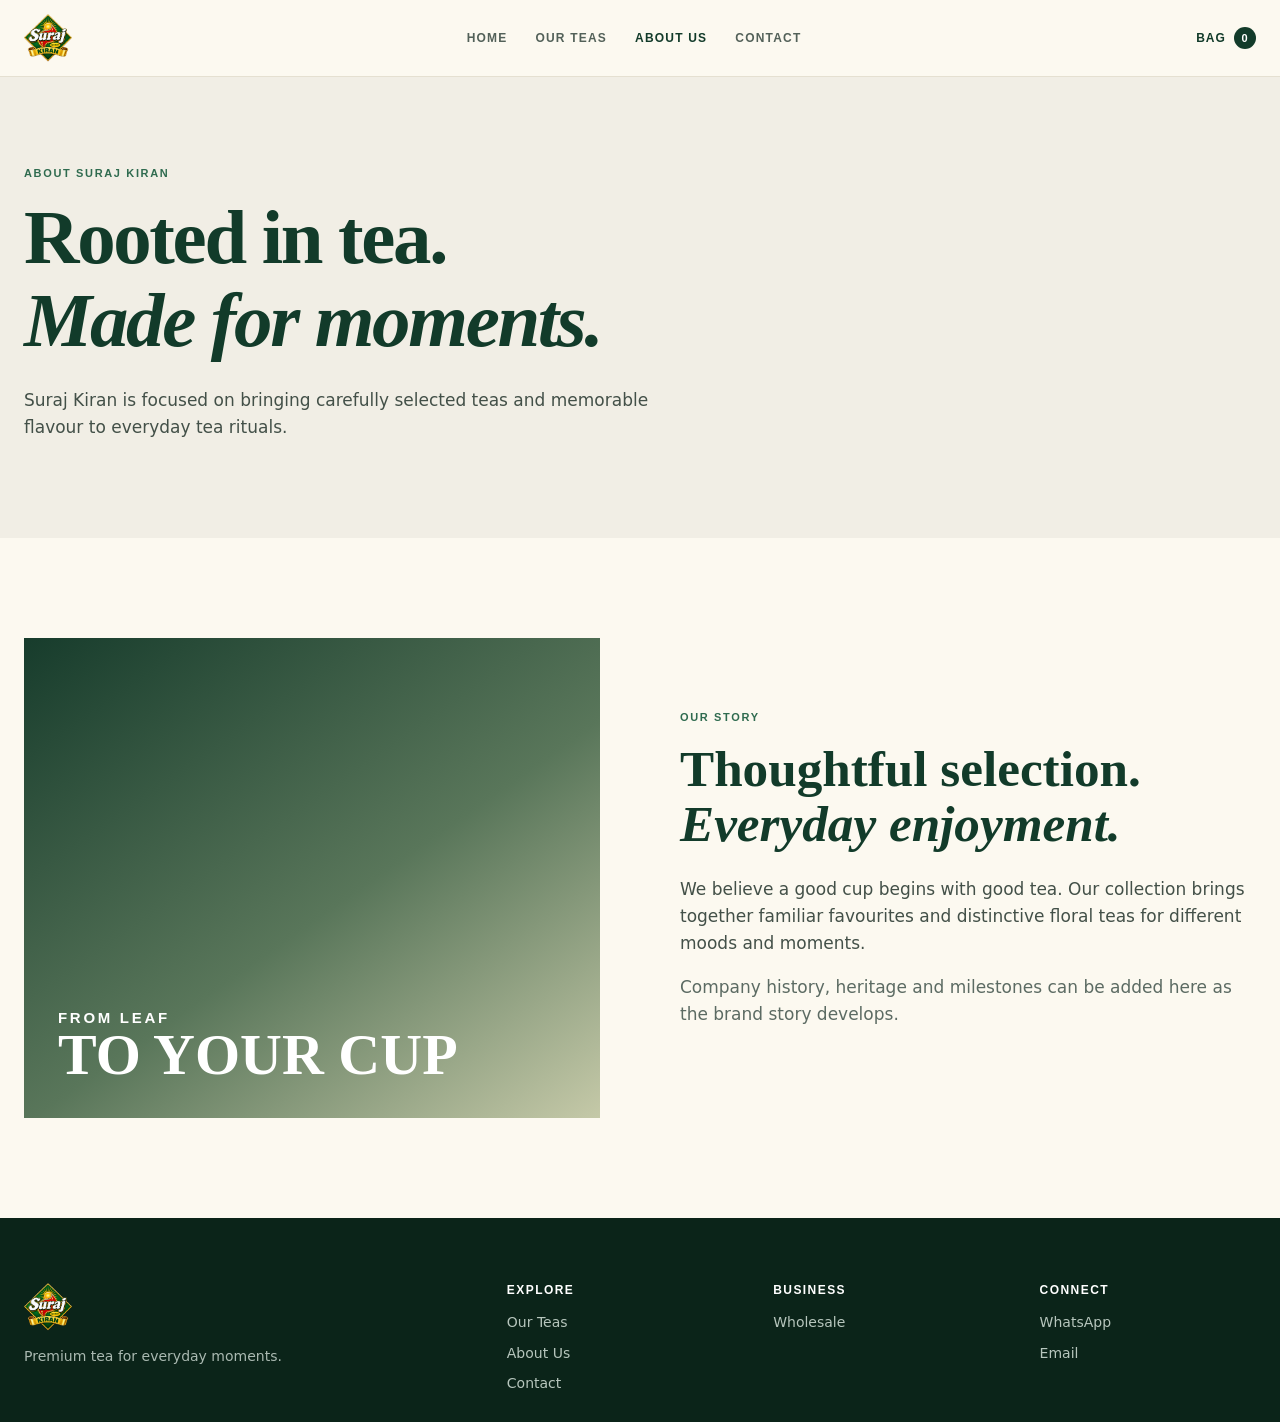
<file: about.html>
<!doctype html>
<html lang="en"><head><meta charset="utf-8"><meta name="viewport" content="width=device-width,initial-scale=1">
<title>About Us | Suraj Kiran</title><link rel="stylesheet" href="styles.css"></head>
<body data-page="about"><header class="site-header"><div class="container nav"><button class="icon-btn mobile-only" id="menuBtn">☰</button><a class="brand" href="index.html"><img src="Logo.png" alt="Suraj Kiran"></a><nav id="mainNav"><a href="index.html">Home</a><a href="products.html">Our Teas</a><a class="active" href="about.html">About Us</a><a href="contact.html">Contact</a></nav><div class="nav-actions"><a class="cart-link" href="cart.html">Bag <span id="cartCount">0</span></a></div></div></header>
<main><section class="page-hero"><div class="container"><span class="eyebrow">ABOUT SURAJ KIRAN</span><h1>Rooted in tea.<br><em>Made for moments.</em></h1><p>Suraj Kiran is focused on bringing carefully selected teas and memorable flavour to everyday tea rituals.</p></div></section>
<section class="section"><div class="container split"><div class="art-panel plantation"><span>FROM LEAF</span><strong>TO YOUR CUP</strong></div><div><span class="eyebrow">OUR STORY</span><h2>Thoughtful selection.<br><em>Everyday enjoyment.</em></h2><p>We believe a good cup begins with good tea. Our collection brings together familiar favourites and distinctive floral teas for different moods and moments.</p><p class="muted">Company history, heritage and milestones can be added here as the brand story develops.</p></div></div></section></main>
<footer class="footer"><div class="container footer-grid"><div><a class="brand brand-light" href="index.html"><img src="Logo.png" alt="Suraj Kiran"></a><p>Premium tea for everyday moments.</p></div><div><h4>Explore</h4><a href="products.html">Our Teas</a><a href="about.html">About Us</a><a href="contact.html">Contact</a></div><div><h4>Business</h4><a href="contact.html">Wholesale</a></div><div><h4>Connect</h4><a href="https://wa.me/919942995694">WhatsApp</a><a href="mailto:info@surajkiran.in">Email</a></div></div></footer><script src="app.js"></script></body></html>
</file>
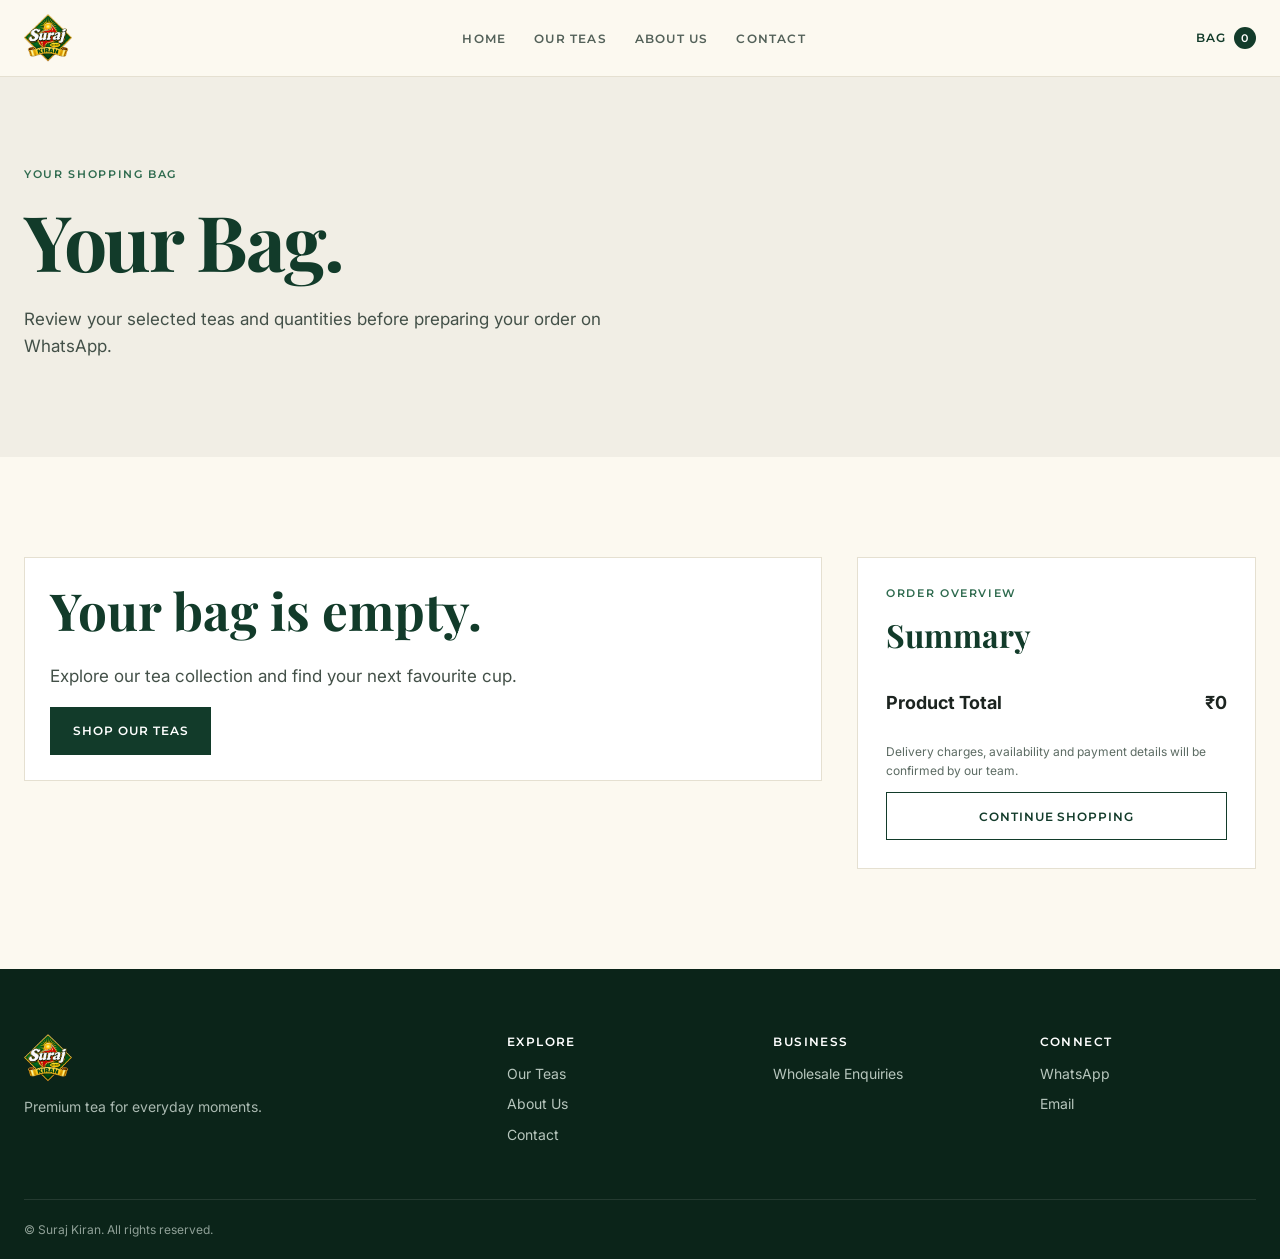
<file: cart.html>
<!doctype html>
<html lang="en">
<head>
  <meta charset="utf-8">
  <meta name="viewport" content="width=device-width, initial-scale=1">

  <title>Shopping Bag | Suraj Kiran</title>

  <link rel="preconnect" href="https://fonts.googleapis.com">
  <link rel="preconnect" href="https://fonts.gstatic.com" crossorigin>

  <link href="https://fonts.googleapis.com/css2?family=Inter:wght@400;500;600&family=Montserrat:wght@500;600;700&family=Playfair+Display:ital,wght@0,600;0,700;1,700&display=swap" rel="stylesheet">

  <link rel="stylesheet" href="styles.css">
</head>

<body data-page="cart">

  <header class="site-header">
    <div class="container nav">

      <button
        class="icon-btn mobile-only"
        id="menuBtn"
        type="button"
        aria-label="Open navigation menu"
        aria-expanded="false"
      >☰</button>

      <a class="brand" href="index.html">
        <img src="Logo.png" alt="Suraj Kiran">
      </a>

      <nav id="mainNav">
        <a href="index.html">Home</a>
        <a href="products.html">Our Teas</a>
        <a href="about.html">About Us</a>
        <a href="contact.html">Contact</a>
      </nav>

      <div class="nav-actions">
        <a class="cart-link" href="cart.html">
          Bag <span id="cartCount">0</span>
        </a>
      </div>

    </div>
  </header>

  <main>

    <section class="page-hero">
      <div class="container">

        <span class="eyebrow">YOUR SHOPPING BAG</span>

        <h1>Your Bag.</h1>

        <p>
          Review your selected teas and quantities before
          preparing your order on WhatsApp.
        </p>

      </div>
    </section>

    <section class="section">
      <div class="container cart-layout">

        <!-- Cart items are displayed here by app.js -->
        <div id="cartItems"></div>

        <!-- Order summary -->
        <aside class="summary">

          <span class="eyebrow">ORDER OVERVIEW</span>

          <h2>Summary</h2>

          <div class="sum-row total">
            <strong>Product Total</strong>
            <strong id="cartTotal">₹0</strong>
          </div>

          <p class="small muted">
            Delivery charges, availability and payment
            details will be confirmed by our team.
          </p>

          <a class="btn btn-ghost full" href="products.html">
            Continue Shopping
          </a>

        </aside>

        <!--
          WhatsApp checkout form will be inserted
          automatically by app.js when the bag
          contains products.
        -->

      </div>
    </section>

  </main>

  <footer class="footer">
    <div class="container footer-grid">

      <div>
        <a class="brand brand-light" href="index.html">
          <img src="Logo.png" alt="Suraj Kiran">
        </a>

        <p>Premium tea for everyday moments.</p>
      </div>

      <div>
        <h4>Explore</h4>
        <a href="products.html">Our Teas</a>
        <a href="about.html">About Us</a>
        <a href="contact.html">Contact</a>
      </div>

      <div>
        <h4>Business</h4>
        <a href="contact.html">Wholesale Enquiries</a>
      </div>

      <div>
        <h4>Connect</h4>
        <a href="https://wa.me/919942995694">
          WhatsApp
        </a>
        <a href="mailto:info@surajkiran.in">
          Email
        </a>
      </div>

    </div>

    <div class="container footer-bottom">
      © Suraj Kiran. All rights reserved.
    </div>
  </footer>

  <script src="app.js"></script>

</body>
</html>
</file>
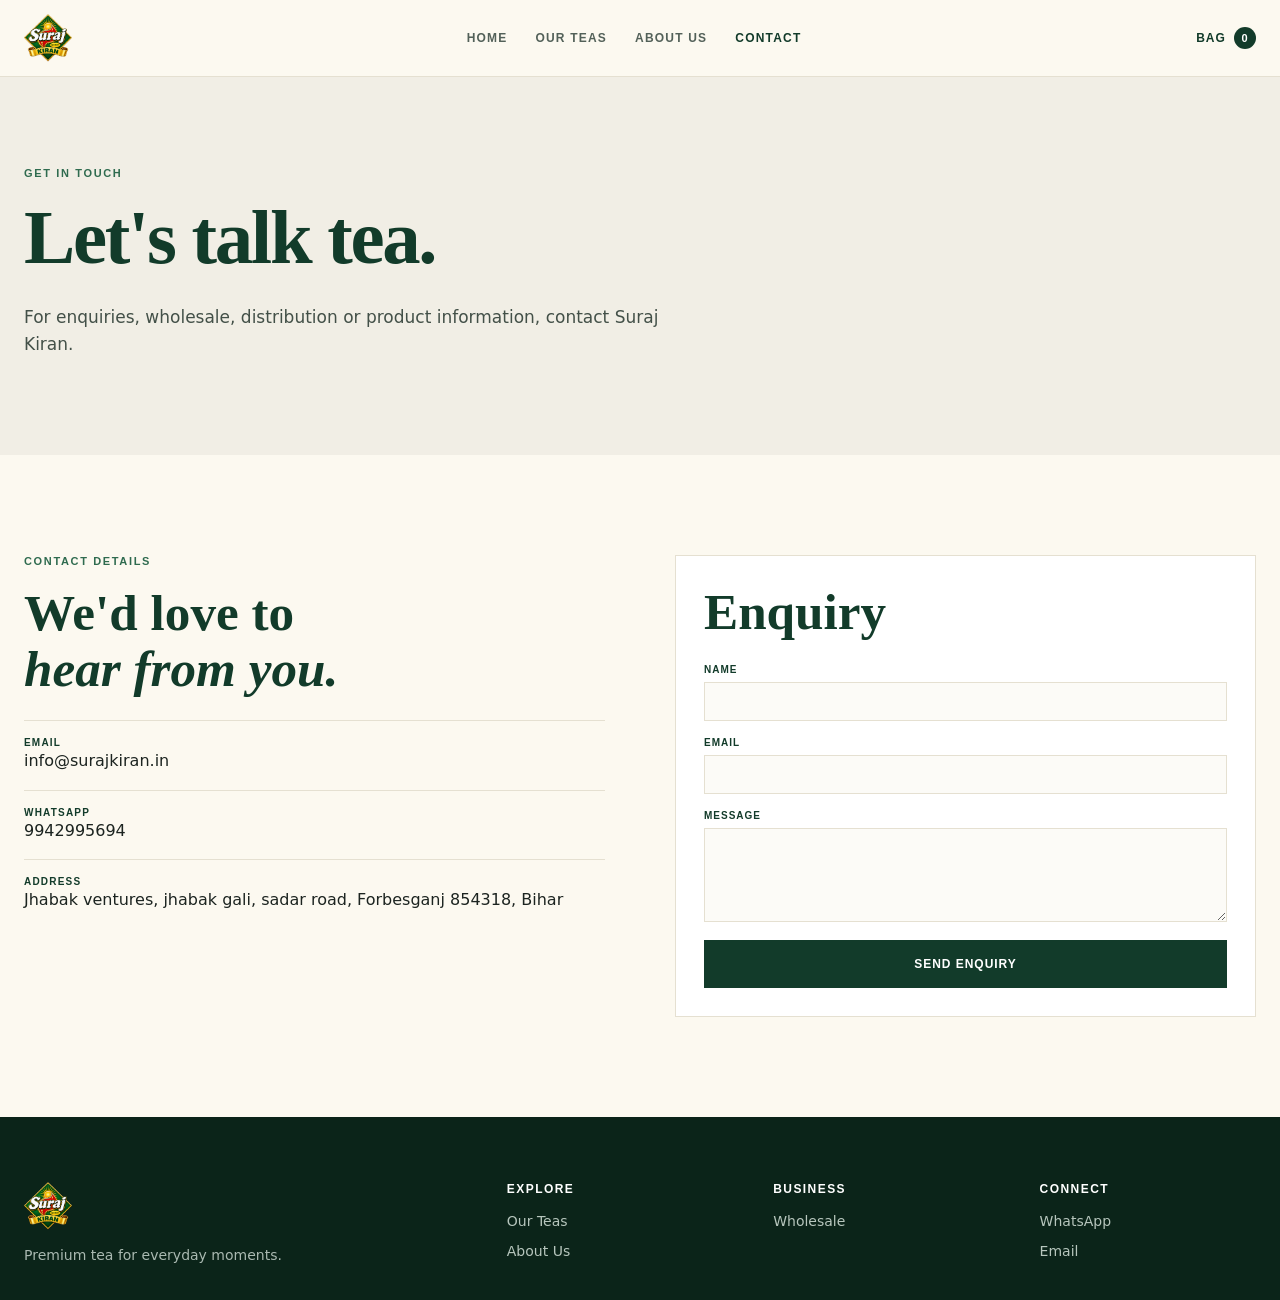
<file: contact.html>
<!doctype html>
<html lang="en"><head><meta charset="utf-8"><meta name="viewport" content="width=device-width,initial-scale=1">
<title>Contact | Suraj Kiran</title><link rel="stylesheet" href="styles.css"></head>
<body data-page="contact"><header class="site-header"><div class="container nav"><button class="icon-btn mobile-only" id="menuBtn">☰</button><a class="brand" href="index.html"><img src="Logo.png" alt="Suraj Kiran"></a><nav id="mainNav"><a href="index.html">Home</a><a href="products.html">Our Teas</a><a href="about.html">About Us</a><a class="active" href="contact.html">Contact</a></nav><div class="nav-actions"><a class="cart-link" href="cart.html">Bag <span id="cartCount">0</span></a></div></div></header>
<main><section class="page-hero"><div class="container"><span class="eyebrow">GET IN TOUCH</span><h1>Let's talk tea.</h1><p>For enquiries, wholesale, distribution or product information, contact Suraj Kiran.</p></div></section>
<section class="section"><div class="container contact-grid"><div><span class="eyebrow">CONTACT DETAILS</span><h2>We'd love to<br><em>hear from you.</em></h2><div class="contact-list">
<div><strong>Email</strong><a href="mailto:info@surajkiran.in">info@surajkiran.in</a></div>
<div><strong>WhatsApp</strong><a href="https://wa.me/919942995694">9942995694</a></div>
<div><strong>Address</strong><span>Jhabak ventures, jhabak gali, sadar road, Forbesganj 854318, Bihar</span></div>
</div></div>
<div class="form-card"><h2>Enquiry</h2><form action="mailto:info@surajkiran.in" method="post" enctype="text/plain"><label>Name<input name="name" required></label><label>Email<input type="email" name="email" required></label><label>Message<textarea name="message" rows="6" required></textarea></label><button class="btn btn-primary full" type="submit">Send Enquiry</button></form></div></div></section></main>
<footer class="footer"><div class="container footer-grid"><div><a class="brand brand-light" href="index.html"><img src="Logo.png" alt="Suraj Kiran"></a><p>Premium tea for everyday moments.</p></div><div><h4>Explore</h4><a href="products.html">Our Teas</a><a href="about.html">About Us</a></div><div><h4>Business</h4><a href="contact.html">Wholesale</a></div><div><h4>Connect</h4><a href="https://wa.me/919942995694">WhatsApp</a><a href="mailto:info@surajkiran.in">Email</a></div></div></footer><script src="app.js"></script></body></html>
</file>
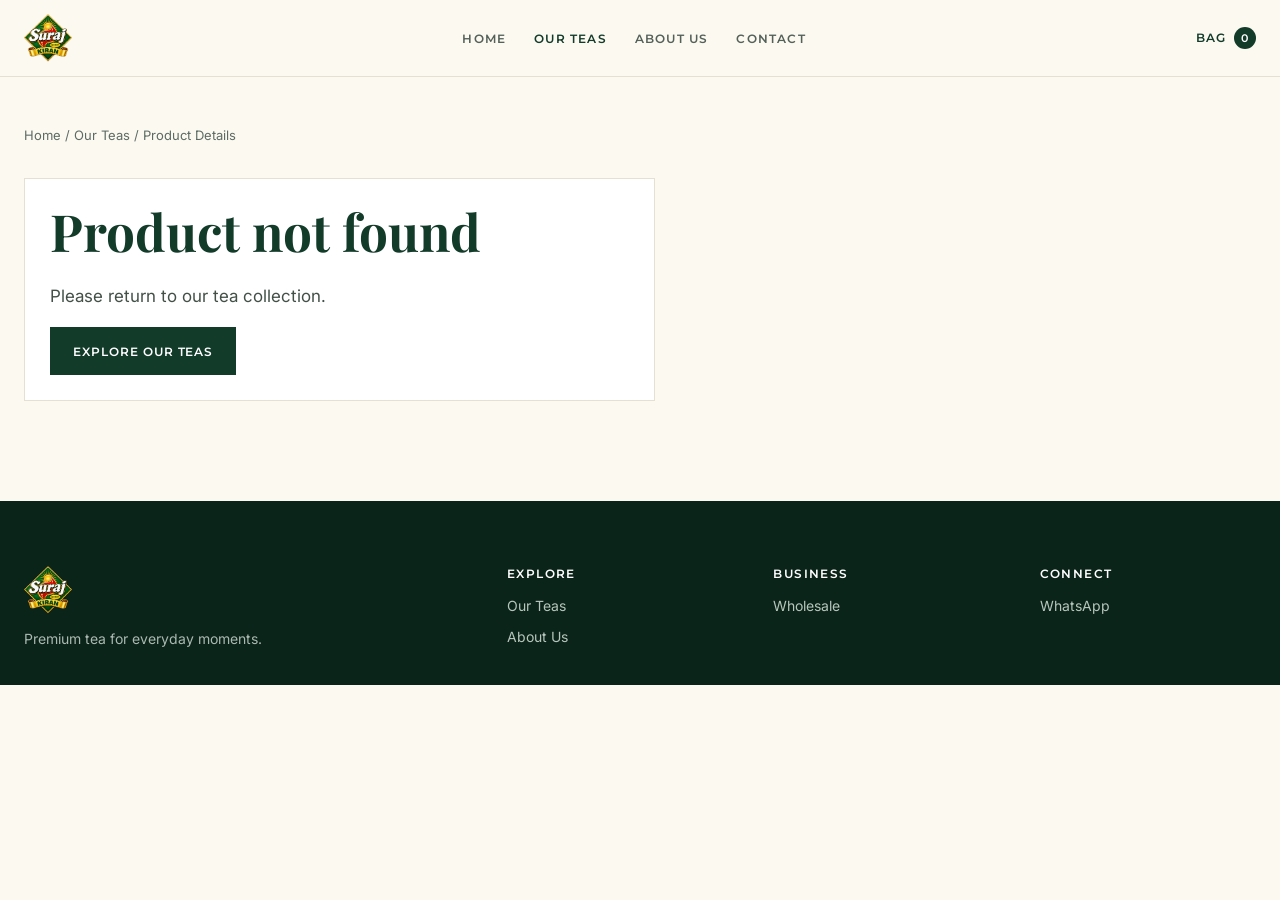
<file: product.html>
<!doctype html>
<html lang="en">
<head>
  <meta charset="utf-8">
  <meta name="viewport" content="width=device-width, initial-scale=1">

  <title>Product Details | Suraj Kiran</title>

  <link rel="preconnect" href="https://fonts.googleapis.com">
  <link rel="preconnect" href="https://fonts.gstatic.com" crossorigin>

  <link href="https://fonts.googleapis.com/css2?family=Inter:wght@400;500;600&family=Montserrat:wght@500;600;700&family=Playfair+Display:ital,wght@0,600;0,700;1,700&display=swap" rel="stylesheet">

  <link rel="stylesheet" href="styles.css">
</head>

<body data-page="product">

  <header class="site-header">
    <div class="container nav">

      <button
        class="icon-btn mobile-only"
        id="menuBtn"
        aria-label="Open menu"
      >☰</button>

      <a class="brand" href="index.html">
        <img src="Logo.png" alt="Suraj Kiran">
      </a>

      <nav id="mainNav">
        <a href="index.html">Home</a>
        <a class="active" href="products.html">Our Teas</a>
        <a href="about.html">About Us</a>
        <a href="contact.html">Contact</a>
      </nav>

      <div class="nav-actions">
        <a class="cart-link" href="cart.html">
          Bag <span id="cartCount">0</span>
        </a>
      </div>

    </div>
  </header>

  <main class="detail-section">
    <div class="container">

      <div class="breadcrumbs">
        <a href="index.html">Home</a>
        /
        <a href="products.html">Our Teas</a>
        /
        Product Details
      </div>

      <div
        class="product-detail-grid"
        id="productDetails"
      ></div>

    </div>
  </main>

  <footer class="footer">
    <div class="container footer-grid">

      <div>
        <a class="brand brand-light" href="index.html">
          <img src="Logo.png" alt="Suraj Kiran">
        </a>
        <p>Premium tea for everyday moments.</p>
      </div>

      <div>
        <h4>Explore</h4>
        <a href="products.html">Our Teas</a>
        <a href="about.html">About Us</a>
      </div>

      <div>
        <h4>Business</h4>
        <a href="contact.html">Wholesale</a>
      </div>

      <div>
        <h4>Connect</h4>
        <a href="https://wa.me/919942995694">
          WhatsApp
        </a>
      </div>

    </div>
  </footer>

<script src="app.js?v=3"></script>
</body>
</html>
</file>
<file: styles.css>
/* SURAJ KIRAN — COMPLETE STYLESHEET */

:root {
  --green: #123b2a;
  --green2: #2f6b4f;
  --cream: #fcf9f0;
  --gold: #c8a44d;
  --ink: #1c2420;
  --muted: #5c6b63;
  --line: #e5e0d1;
  --white: #fff;
  --max: 1280px;
}

* { box-sizing: border-box; }

html { scroll-behavior: smooth; }

body {
  margin: 0;
  background: var(--cream);
  color: var(--ink);
  font-family: Inter, system-ui, sans-serif;
  line-height: 1.6;
}

a { color: inherit; text-decoration: none; }
button, input, textarea, select { font: inherit; }
button { cursor: pointer; }
img { max-width: 100%; }

.container {
  width: min(var(--max), calc(100% - 48px));
  margin: auto;
}

/* HEADER */

.site-header {
  position: sticky;
  top: 0;
  z-index: 20;
  background: rgba(252,249,240,.96);
  backdrop-filter: blur(12px);
  border-bottom: 1px solid var(--line);
}

.nav {
  height: 76px;
  display: flex;
  align-items: center;
  gap: 36px;
}

.brand {
  font: italic 700 28px "Playfair Display", serif;
  color: var(--green);
  white-space: nowrap;
}

.brand img {
  height: 48px;
  width: auto;
  display: block;
}

.nav nav {
  display: flex;
  gap: 28px;
  margin: auto;
}

.nav nav a {
  font: 600 12px Montserrat, sans-serif;
  letter-spacing: .1em;
  text-transform: uppercase;
  color: #536159;
}

.nav nav a.active,
.nav nav a:hover { color: var(--green); }

.nav-actions {
  display: flex;
  align-items: center;
  gap: 16px;
}

.icon-btn {
  border: 0;
  background: transparent;
  color: var(--green);
  font-size: 24px;
}

.cart-link {
  font: 600 12px Montserrat, sans-serif;
  letter-spacing: .08em;
  text-transform: uppercase;
  color: var(--green);
}

.cart-link span {
  display: inline-grid;
  place-items: center;
  background: var(--green);
  color: white;
  border-radius: 50%;
  min-width: 22px;
  height: 22px;
  margin-left: 4px;
  font-size: 11px;
}

.mobile-only { display: none; }

/* TYPOGRAPHY AND BUTTONS */

.eyebrow {
  display: block;
  font: 600 11px Montserrat, sans-serif;
  letter-spacing: .15em;
  color: var(--green2);
  margin-bottom: 18px;
}

.gold { color: var(--gold); }

h1, h2 {
  font-family: "Playfair Display", serif;
  line-height: 1.08;
  color: var(--green);
  margin: 0 0 24px;
}

h1 {
  font-size: clamp(46px, 6vw, 82px);
  letter-spacing: -.03em;
}

h2 { font-size: clamp(34px, 4vw, 54px); }

h1 em, h2 em { font-weight: 600; }

p {
  font-size: 17px;
  color: #435048;
  max-width: 650px;
}

.actions {
  display: flex;
  gap: 12px;
  flex-wrap: wrap;
  margin-top: 30px;
}

.btn {
  display: inline-flex;
  justify-content: center;
  align-items: center;
  border: 1px solid transparent;
  padding: 14px 22px;
  min-height: 48px;
  font: 600 12px Montserrat, sans-serif;
  letter-spacing: .08em;
  text-transform: uppercase;
  text-align: center;
}

.btn-primary {
  background: var(--green);
  color: white;
}

.btn-primary:hover { background: #0b2d20; }

.btn-ghost {
  border-color: var(--green);
  color: var(--green);
  background: transparent;
}

.btn-light {
  background: white;
  color: var(--green);
}

.full { width: 100%; }

/* HOMEPAGE */

.hero {
  padding: 84px 0 110px;
  background: var(--cream);
}

.hero-grid {
  display: grid;
  grid-template-columns: 1fr 1fr;
  align-items: center;
  gap: 80px;
}

.hero-copy p { font-size: 19px; }

.hero-art {
  min-height: 500px;
  position: relative;
  background: #e9e2d1;
  overflow: hidden;
  display: grid;
  place-items: center;
}

.hero-photo { background: #e9e2d1; }

.hero-cup-image {
  width: 100%;
  height: 100%;
  object-fit: cover;
  display: block;
}

.hero-card {
  position: absolute;
  right: 28px;
  bottom: 28px;
  background: white;
  padding: 16px 18px;
  z-index: 4;
  border: 1px solid var(--line);
  display: flex;
  flex-direction: column;
}

.hero-card span {
  font: 600 10px Montserrat, sans-serif;
  letter-spacing: .13em;
  color: var(--gold);
}

.hero-card strong {
  font: 600 14px "Playfair Display", serif;
  color: var(--green);
}

.section { padding: 100px 0; }
.cream { background: #f6f3ea; }

.split {
  display: grid;
  grid-template-columns: 1fr 1fr;
  gap: 80px;
  align-items: center;
}

.art-panel {
  min-height: 480px;
  background: linear-gradient(145deg,#173c2c,#59765a 55%,#c5c9a8);
  color: white;
  display: flex;
  flex-direction: column;
  justify-content: end;
  padding: 34px;
  position: relative;
  overflow: hidden;
}

.art-panel span {
  font: 600 15px Montserrat, sans-serif;
  letter-spacing: .18em;
}

.art-panel strong {
  font: 700 58px "Playfair Display", serif;
  line-height: 1;
}

.section-head {
  display: flex;
  justify-content: space-between;
  align-items: end;
  margin-bottom: 40px;
}

.text-link {
  font: 600 12px Montserrat, sans-serif;
  color: var(--green);
  letter-spacing: .08em;
  text-transform: uppercase;
  border-bottom: 1px solid var(--gold);
  padding-bottom: 4px;
}

.feature-grid {
  display: grid;
  grid-template-columns: repeat(4,1fr);
  border-top: 1px solid var(--line);
}

.feature-grid article {
  padding: 30px 24px 15px 0;
  border-right: 1px solid var(--line);
  margin-right: 24px;
}

.feature-grid article:last-child { border: 0; }

.feature-no {
  color: var(--gold);
  font: 600 11px Montserrat, sans-serif;
}

.feature-grid h3 {
  font: 600 21px "Playfair Display", serif;
  color: var(--green);
  margin: 25px 0 10px;
}

.feature-grid p { font-size: 14px; }

/* PRODUCT COLLECTION */

.product-grid {
  display: grid;
  grid-template-columns: repeat(3, minmax(0,1fr));
  gap: 28px;
}

.product-card {
  background: white;
  border: 1px solid var(--line);
  position: relative;
  overflow: hidden;
  transition: transform .2s, box-shadow .2s;
}

.product-card:hover {
  transform: translateY(-5px);
  box-shadow: 0 16px 38px #123b2a18;
}

.product-media {
  height: 370px;
  background: linear-gradient(145deg,#eee8da,#faf8f2);
  position: relative;
  overflow: hidden;
}

.product-body { padding: 24px; }

.product-cat {
  font: 600 10px Montserrat, sans-serif;
  letter-spacing: .12em;
  color: var(--green2);
}

.product-name {
  font: 600 26px "Playfair Display", serif;
  color: var(--green);
  margin: 6px 0;
}

.product-name a:hover { color: var(--green2); }

.product-desc {
  font-size: 14px;
  margin: 0 0 16px;
}

.product-meta {
  display: flex;
  justify-content: space-between;
  align-items: center;
  gap: 12px;
  flex-wrap: wrap;
}

.price {
  font: 600 14px Montserrat, sans-serif;
  color: var(--green);
}

.quick-add {
  position: absolute;
  right: 14px;
  bottom: 14px;
  width: 44px;
  height: 44px;
  border-radius: 50%;
  border: 0;
  background: var(--green);
  color: white;
  font-size: 24px;
  z-index: 3;
}

.quick-add:hover { background: var(--green2); }

/* SWIPEABLE IMAGE GALLERIES */

.sk-gallery {
  position: relative;
  width: 100%;
  height: 100%;
  overflow: hidden;
  background: linear-gradient(145deg,#eee8da,#faf8f2);
}

.product-slider {
  display: flex;
  width: 100%;
  height: 100%;
  overflow-x: auto;
  overflow-y: hidden;
  scroll-snap-type: x mandatory;
  scrollbar-width: none;
  -webkit-overflow-scrolling: touch;
  overscroll-behavior-x: contain;
}

.product-slider::-webkit-scrollbar { display: none; }

.product-slider img {
  flex: 0 0 100%;
  width: 100%;
  height: 100%;
  object-fit: contain;
  padding: 22px;
  scroll-snap-align: start;
  user-select: none;
}

.gallery-arrow {
  position: absolute;
  top: 50%;
  transform: translateY(-50%);
  z-index: 2;
  width: 42px;
  height: 42px;
  border: 1px solid var(--line);
  border-radius: 50%;
  background: rgba(255,255,255,.95);
  color: var(--green);
  font-size: 22px;
  display: grid;
  place-items: center;
  box-shadow: 0 3px 12px #00000012;
}

.gallery-prev { left: 12px; }
.gallery-next { right: 12px; }

.gallery-arrow:hover {
  background: var(--green);
  color: white;
}

.gallery-dots {
  position: absolute;
  bottom: 13px;
  left: 50%;
  transform: translateX(-50%);
  display: flex;
  gap: 8px;
  z-index: 2;
}

.gallery-dot {
  width: 9px;
  height: 9px;
  padding: 0;
  border: 0;
  border-radius: 50%;
  background: #a9b7ae;
}

.gallery-dot.active { background: var(--green); }

/* INDIVIDUAL PRODUCT PAGE */

.detail-section { padding: 48px 0 100px; }

.breadcrumbs {
  font-size: 13px;
  color: var(--muted);
  margin-bottom: 32px;
}

.breadcrumbs a:hover { text-decoration: underline; }

.product-detail-grid {
  display: grid;
  grid-template-columns: minmax(0,1.08fr) minmax(0,.92fr);
  gap: clamp(32px,5vw,80px);
  align-items: start;
}

.detail-gallery-column {
  min-width: 0;
  position: sticky;
  top: 110px;
}

.sk-gallery-detail {
  height: 580px;
  border: 1px solid var(--line);
}

.sk-gallery-detail .product-slider img { padding: 35px; }

.sk-gallery-detail .gallery-arrow {
  width: 48px;
  height: 48px;
}

.detail-information { padding: 8px 0; }

.detail-title {
  font-size: clamp(40px,4.5vw,62px);
  margin-bottom: 20px;
}

.detail-short-description {
  font-size: 18px;
  line-height: 1.8;
}

.detail-price {
  font: 700 32px Montserrat, sans-serif;
  color: var(--green);
  margin: 22px 0 8px;
}

.detail-price-note {
  font-size: 12px;
  color: var(--muted);
  line-height: 1.7;
}

.detail-purchase {
  margin-top: 30px;
  padding: 26px 0;
  border-top: 1px solid var(--line);
  border-bottom: 1px solid var(--line);
}

.detail-label {
  display: block;
  font-size: 13px;
  font-weight: 700;
  color: var(--green);
  margin: 15px 0 9px;
}

.detail-select,
.detail-quantity {
  display: block;
  width: 100%;
  max-width: 380px;
  padding: 14px;
  border: 1px solid var(--line);
  background: white;
  color: var(--ink);
}

.detail-quantity { max-width: 120px; }

.detail-fixed-pack {
  margin-bottom: 20px;
  color: var(--green);
}

.detail-add-btn,
.detail-bag-link {
  margin-top: 20px;
  width: 100%;
  max-width: 380px;
}

.detail-bag-link {
  margin-top: 10px;
  display: flex;
}

.detail-description { padding-top: 36px; }

.detail-description h2 {
  font-size: 32px;
  margin-bottom: 18px;
}

.detail-description h3 {
  font: 600 22px "Playfair Display", serif;
  color: var(--green);
  margin: 28px 0 12px;
}

.detail-description p { line-height: 1.9; }

.detail-description ul {
  padding-left: 22px;
  color: #435048;
  line-height: 2;
}

/* OTHER HOMEPAGE SECTIONS */

.journey {
  background: var(--green);
  color: white;
  padding: 90px 0;
}

.journey h2 { color: white; }

.steps {
  display: flex;
  gap: 20px;
  align-items: center;
  flex-wrap: wrap;
  margin-top: 40px;
  font: 600 12px Montserrat, sans-serif;
  letter-spacing: .08em;
  text-transform: uppercase;
}

.steps b { color: var(--gold); }

.distributor {
  background: var(--green);
  color: white;
  padding: 54px;
  display: flex;
  justify-content: space-between;
  align-items: center;
  gap: 40px;
}

.distributor h2,
.distributor p { color: white; }

/* FOOTER */

.footer {
  background: #0b2419;
  color: #dce7df;
  padding: 65px 0 20px;
}

.footer-grid {
  display: grid;
  grid-template-columns: 2fr 1fr 1fr 1fr;
  gap: 50px;
}

.footer h4 {
  color: white;
  margin: 0 0 14px;
  font: 600 12px Montserrat, sans-serif;
  letter-spacing: .12em;
  text-transform: uppercase;
}

.footer-grid a:not(.brand) {
  display: block;
  color: #b7c6bd;
  margin: 8px 0;
  font-size: 14px;
}

.footer-grid p {
  color: #aab9b1;
  font-size: 14px;
}

.footer-bottom {
  border-top: 1px solid #ffffff1a;
  margin-top: 45px;
  padding-top: 20px;
  color: #8fa097;
  font-size: 12px;
}

/* OTHER PAGES */

.page-hero {
  padding: 90px 0 80px;
  background: #f1eee5;
}

.catalog-tools {
  display: flex;
  gap: 15px;
  align-items: center;
  justify-content: space-between;
  margin-bottom: 35px;
  flex-wrap: wrap;
}

.catalog-tools input {
  flex: 1;
  min-width: 230px;
  padding: 15px 18px;
  border: 1px solid var(--line);
  background: white;
  outline: none;
}

.contact-grid {
  display: grid;
  grid-template-columns: 1fr 1fr;
  gap: 70px;
}

.contact-list > div {
  display: flex;
  flex-direction: column;
  border-top: 1px solid var(--line);
  padding: 16px 0;
}

.contact-list strong {
  font: 600 10px Montserrat, sans-serif;
  letter-spacing: .12em;
  text-transform: uppercase;
  color: var(--green);
}

.form-card {
  background: white;
  border: 1px solid var(--line);
  padding: 28px;
}

.form-card label {
  display: block;
  font: 600 10px Montserrat, sans-serif;
  letter-spacing: .1em;
  text-transform: uppercase;
  color: var(--green);
  margin-bottom: 16px;
}

.form-card input,
.form-card textarea {
  width: 100%;
  border: 1px solid var(--line);
  padding: 13px;
  margin-top: 7px;
  background: #fcfbf7;
  outline: none;
}

/* SHOPPING BAG */

.cart-layout {
  display: grid;
  grid-template-columns: minmax(0,1.6fr) minmax(270px,.8fr);
  gap: 35px;
  align-items: start;
}

.cart-item {
  background: white;
  border: 1px solid var(--line);
  padding: 18px;
  display: grid;
  grid-template-columns: 90px minmax(0,1fr) auto;
  gap: 18px;
  align-items: center;
  margin-bottom: 12px;
}

.thumb {
  width: 90px;
  height: 100px;
  background: #f3eee3;
  display: grid;
  place-items: center;
}

.thumb img {
  width: 100%;
  height: 100%;
  object-fit: contain;
}

.cart-item-info strong { color: var(--green); }

.cart-item-info p { margin: 6px 0; }

.cart-quantity-controls {
  display: flex;
  align-items: center;
  gap: 14px;
  margin: 10px 0;
}

.cart-quantity-controls button {
  width: 30px;
  height: 30px;
  background: #f1eee5;
  border: 1px solid var(--line);
}

.cart-remove {
  border: 0;
  background: transparent;
  padding: 0;
  color: #a34438;
  font-size: 12px;
  text-decoration: underline;
}

.cart-price { white-space: nowrap; }

.summary {
  background: white;
  border: 1px solid var(--line);
  padding: 28px;
  height: max-content;
  position: sticky;
  top: 100px;
}

.summary h2 { font-size: 32px; }

.sum-row {
  display: flex;
  justify-content: space-between;
  padding: 12px 0;
  font-size: 14px;
}

.sum-row.total { font-size: 18px; }

.panel {
  background: white;
  border: 1px solid var(--line);
  padding: 25px;
}

.small { font-size: 12px; }
.muted { color: var(--muted); }

.sk-checkout {
  grid-column: 1 / -1;
  width: 100%;
}

.sk-checkout h2 { font-size: 32px; }

.sk-checkout form { max-width: 650px; }

.sk-checkout textarea {
  min-height: 100px;
  resize: vertical;
}

.sk-checkout .btn { margin-top: 10px; }

/* TABLET */

@media (max-width: 900px) {
  .nav {
    height: 68px;
    justify-content: space-between;
  }

  .mobile-only { display: block; }

  .nav nav { display: none; }

  .nav nav.open {
    position: absolute;
    top: 68px;
    left: 0;
    right: 0;
    background: var(--cream);
    display: flex;
    flex-direction: column;
    padding: 20px 24px;
    border-bottom: 1px solid var(--line);
    gap: 14px;
  }

  .hero { padding: 55px 0 70px; }

  .hero-grid,
  .split,
  .cart-layout,
  .contact-grid,
  .product-detail-grid {
    grid-template-columns: 1fr;
    gap: 35px;
  }

  .hero-art { min-height: 390px; }

  .feature-grid {
    grid-template-columns: 1fr 1fr;
  }

  .product-grid {
    grid-template-columns: repeat(2,minmax(0,1fr));
  }

  .footer-grid {
    grid-template-columns: 1fr 1fr;
  }

  .distributor {
    padding: 35px;
    flex-direction: column;
    align-items: flex-start;
  }

  .detail-gallery-column { position: static; }

  .sk-gallery-detail { height: 520px; }

  .summary { position: static; }
}

/* MOBILE */

@media (max-width: 560px) {
  .container {
    width: min(100% - 32px,var(--max));
  }

  .brand img { height: 42px; }

  .nav-actions { gap: 8px; }

  .hero-grid { gap: 25px; }

  .hero-art { min-height: 330px; }

  .hero-card {
    right: 12px;
    bottom: 12px;
  }

  .section { padding: 70px 0; }

  .feature-grid,
  .product-grid,
  .footer-grid {
    grid-template-columns: 1fr;
  }

  .product-media { height: 340px; }

  .steps { gap: 10px; }

  .distributor { padding: 28px 22px; }

  .cart-item {
    grid-template-columns: 62px 1fr;
  }

  .cart-item > .cart-price {
    grid-column: 2;
  }

  .thumb {
    width: 62px;
    height: 75px;
  }

  .detail-section { padding: 25px 0 65px; }

  .sk-gallery-detail { height: 380px; }

  .sk-gallery-detail .product-slider img {
    padding: 15px;
  }

  .gallery-arrow {
    width: 36px;
    height: 36px;
    font-size: 19px;
  }

  .gallery-prev { left: 7px; }
  .gallery-next { right: 7px; }

  .detail-title { font-size: 40px; }

  .detail-price { font-size: 28px; }

  .detail-add-btn,
  .detail-bag-link { max-width: none; }

  .sk-checkout { padding: 20px; }

  .page-hero { padding: 60px 0; }
}
</file>
